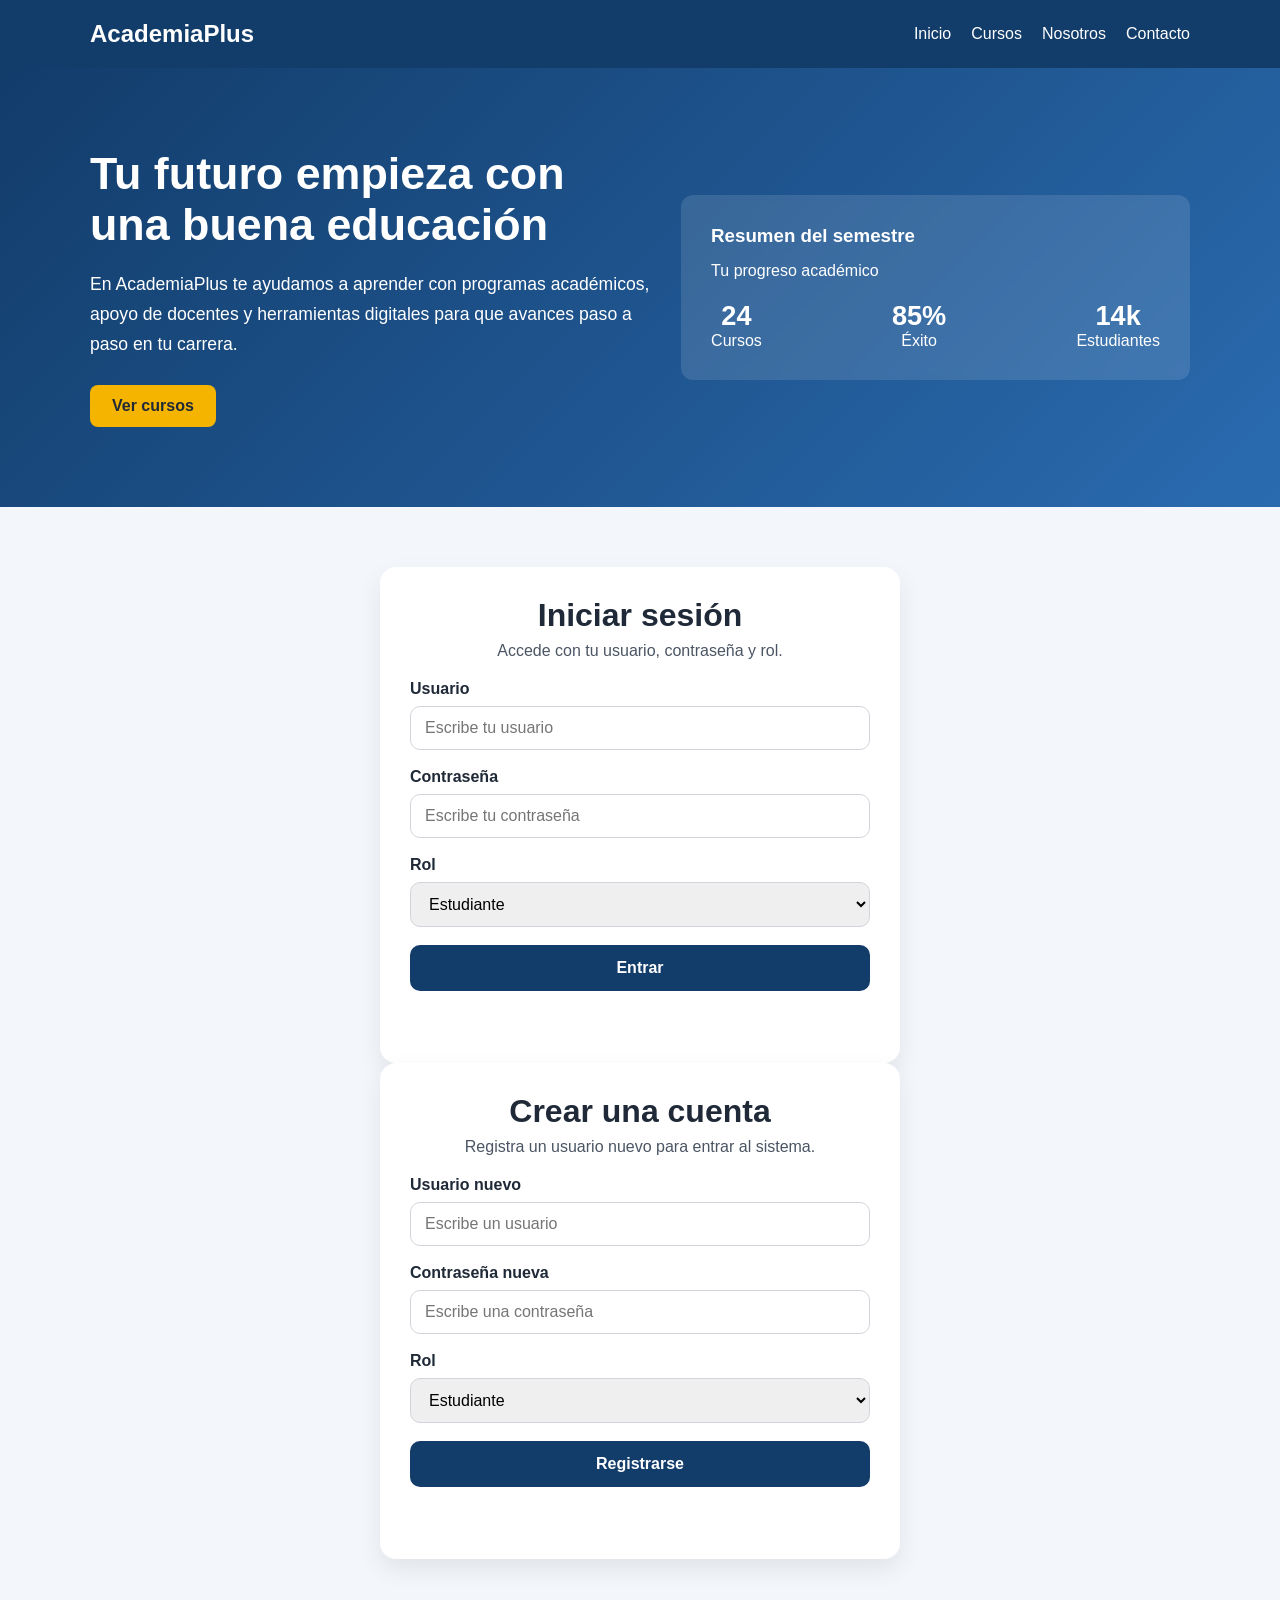
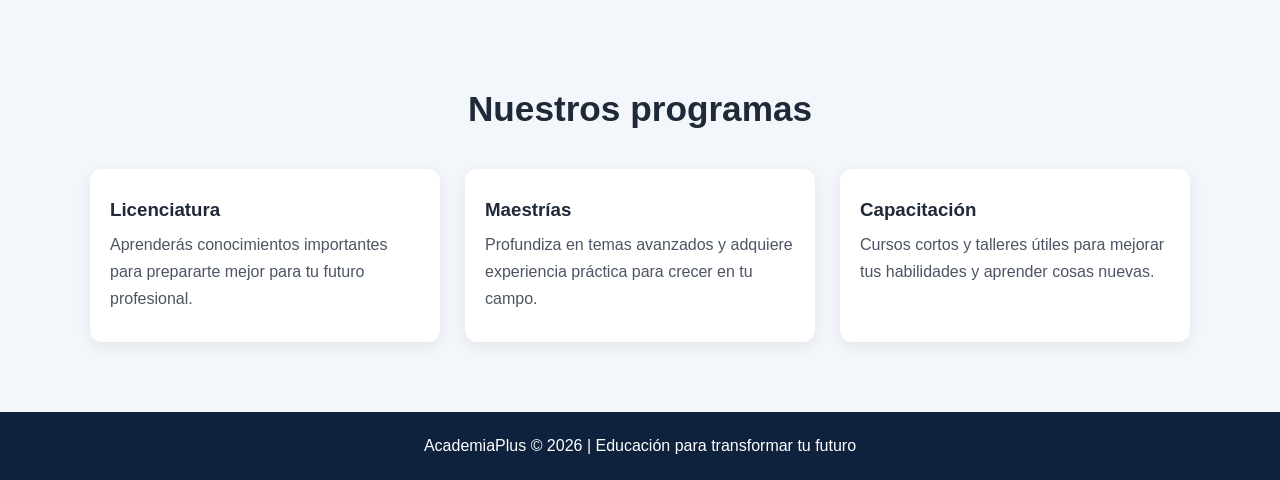
<file: index.html>
<!DOCTYPE html>
<html lang="es">
  <head>
    <meta charset="UTF-8" />
    <meta name="viewport" content="width=device-width, initial-scale=1.0" />
    <title>Universidad Académica</title>
    <link rel="stylesheet" href="styles.css" />
  </head>
  <body>
    <header class="encabezado">
      <div class="contenedor barra-navegacion">
        <div class="logo">AcademiaPlus</div>
        <nav class="menu-navegacion">
          <a href="#inicio">Inicio</a>
          <a href="#cursos">Cursos</a>
          <a href="#nosotros">Nosotros</a>
          <a href="#contacto">Contacto</a>
        </nav>
      </div>
    </header>

    <section class="portada" id="inicio">
      <div class="contenedor contenido-portada">
        <div class="texto-portada">
          <h1>Tu futuro empieza con una buena educación</h1>
          <p>
            En AcademiaPlus te ayudamos a aprender con programas académicos, apoyo de
            docentes y herramientas digitales para que avances paso a paso en tu carrera.
          </p>
          <a href="#cursos" class="boton-principal">Ver cursos</a>
        </div>

        <div class="tarjeta-resumen">
          <h3>Resumen del semestre</h3>
          <p>Tu progreso académico</p>
          <div class="estadisticas">
            <div class="dato-estadistico">
              <strong>24</strong>
              <span>Cursos</span>
            </div>
            <div class="dato-estadistico">
              <strong>85%</strong>
              <span>Éxito</span>
            </div>
            <div class="dato-estadistico">
              <strong>14k</strong>
              <span>Estudiantes</span>
            </div>
          </div>
        </div>
      </div>
    </section>

    <section class="seccion-login" id="login">
      <div class="contenedor bloque-login">
        <div class="titulo-login">
          <h2>Iniciar sesión</h2>
          <p>Accede con tu usuario, contraseña y rol.</p>
        </div>

        <form id="formLogin" class="formulario-login">
          <label>
            Usuario
            <input type="text" id="usuario" placeholder="Escribe tu usuario" required />
          </label>

          <label>
            Contraseña
            <input type="password" id="contrasena" placeholder="Escribe tu contraseña" required />
          </label>

          <label>
            Rol
            <select id="rol" required>
              <option value="Estudiante">Estudiante</option>
              <option value="Profesor">Profesor</option>
            </select>
          </label>

          <button type="submit" class="boton-login">Entrar</button>
        </form>

        <p id="mensajeLogin" class="mensaje-login"></p>
      </div>

      <div class="contenedor bloque-login">
        <div class="titulo-login">
          <h2>Crear una cuenta</h2>
          <p>Registra un usuario nuevo para entrar al sistema.</p>
        </div>

        <form id="formRegistro" class="formulario-login">
          <label>
            Usuario nuevo
            <input type="text" id="nuevoUsuario" placeholder="Escribe un usuario" required />
          </label>

          <label>
            Contraseña nueva
            <input type="password" id="nuevaContrasena" placeholder="Escribe una contraseña" required />
          </label>

          <label>
            Rol
            <select id="nuevoRol" required>
              <option value="Estudiante">Estudiante</option>
              <option value="Profesor">Profesor</option>
            </select>
          </label>

          <button type="submit" class="boton-login">Registrarse</button>
        </form>

        <p id="mensajeRegistro" class="mensaje-login"></p>
      </div>
    </section>

    <section class="seccion-programas" id="cursos">
      <div class="contenedor">
        <h2 class="titulo-seccion">Nuestros programas</h2>
        <div class="grilla-programas">
          <div class="programa">
            <h3>Licenciatura</h3>
            <p>
              Aprenderás conocimientos importantes para prepararte mejor para tu futuro profesional.
            </p>
          </div>
          <div class="programa">
            <h3>Maestrías</h3>
            <p>
              Profundiza en temas avanzados y adquiere experiencia práctica para crecer en tu campo.
            </p>
          </div>
          <div class="programa">
            <h3>Capacitación</h3>
            <p>
              Cursos cortos y talleres útiles para mejorar tus habilidades y aprender cosas nuevas.
            </p>
          </div>
        </div>
      </div>
    </section>

    <footer id="contacto" class="pie-pagina">
      <div class="contenedor">
        <p>AcademiaPlus © 2026 | Educación para transformar tu futuro</p>
      </div>
    </footer>

    <script src="script.js"></script>
  </body>
</html>
</file>
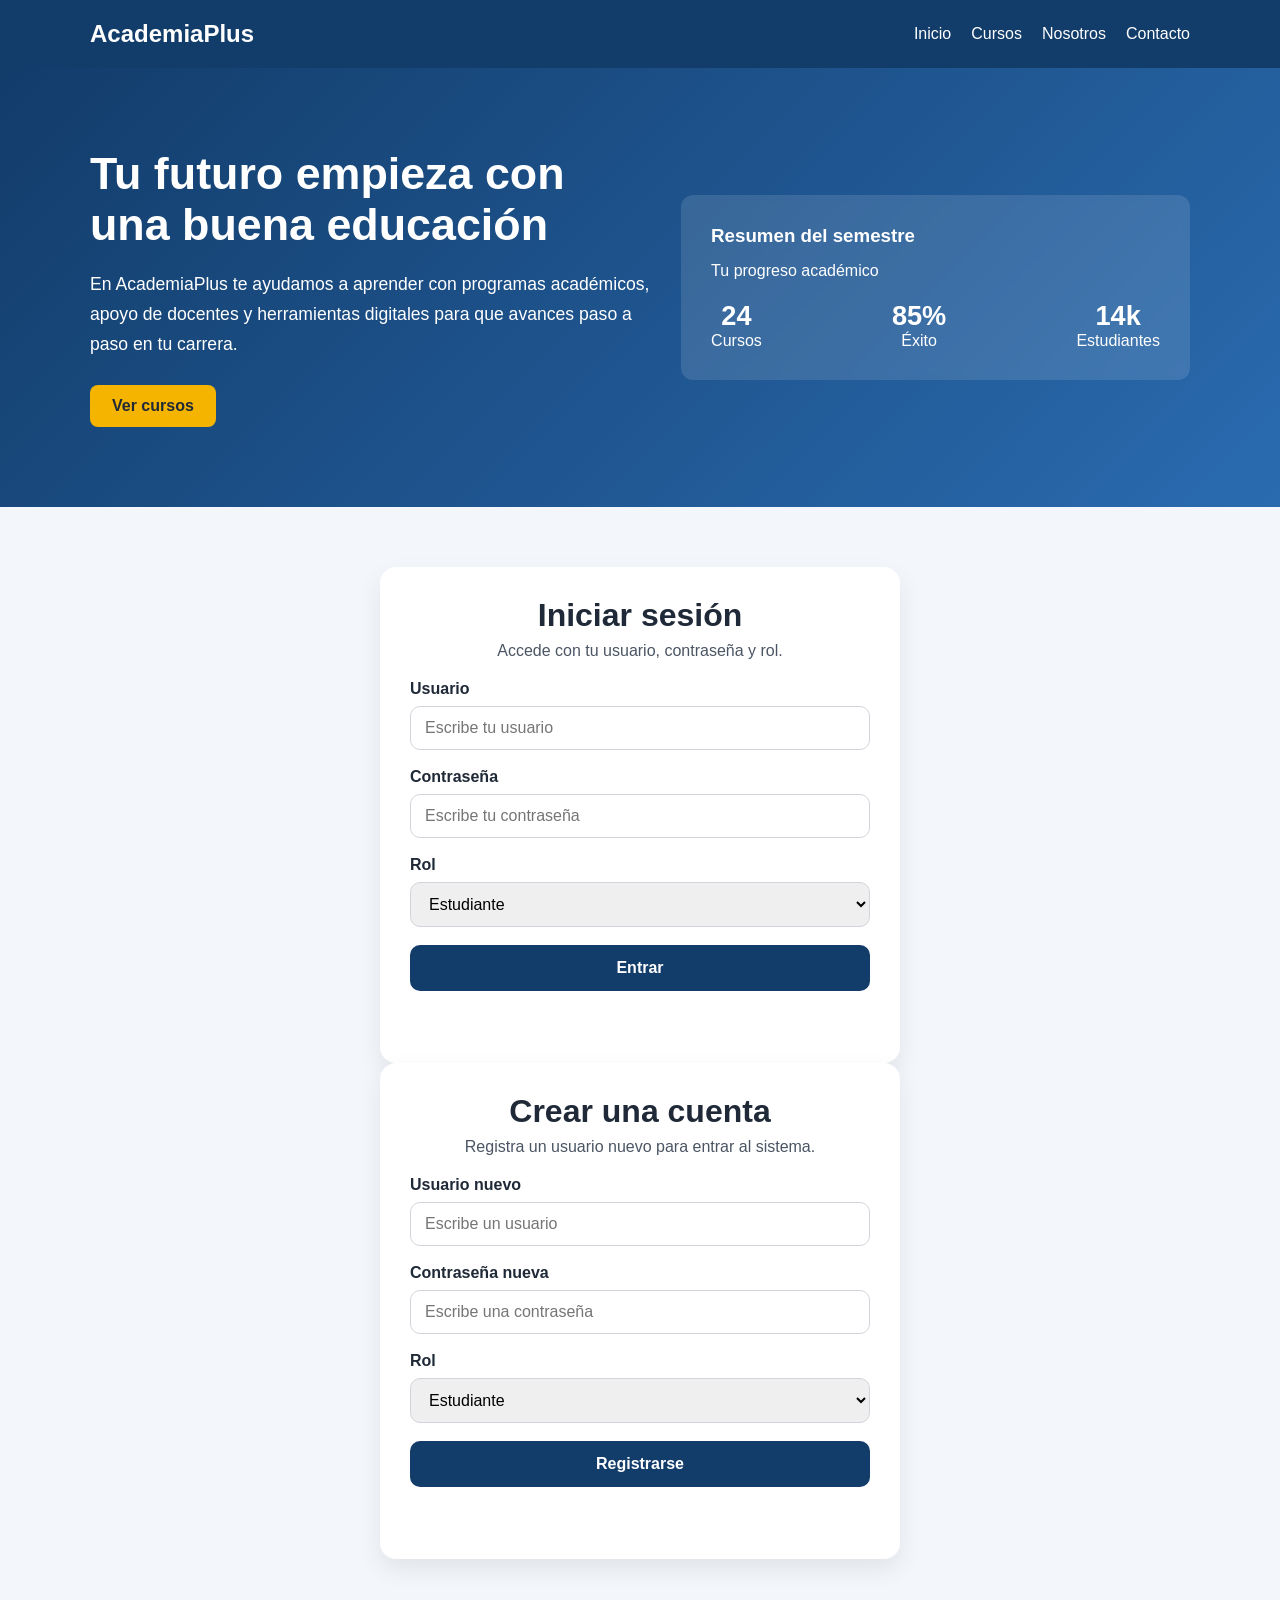
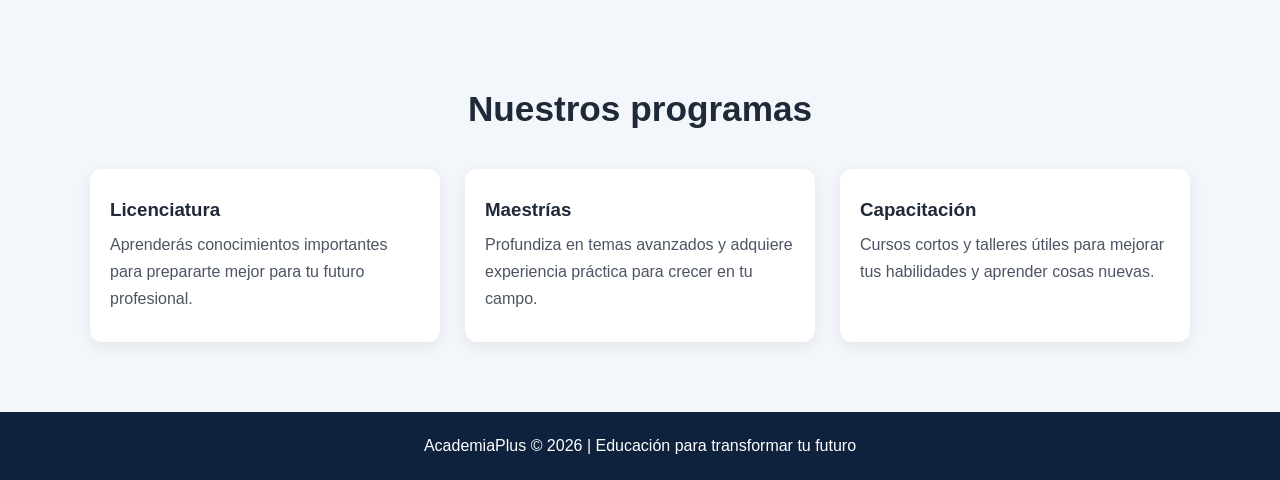
<file: notas.html>
<!DOCTYPE html>
<html lang="es">
  <head>
    <meta charset="UTF-8" />
    <meta name="viewport" content="width=device-width, initial-scale=1.0" />
    <title>Calificaciones académicas</title>
    <link rel="stylesheet" href="styles.css" />
  </head>
  <body>
    <header class="encabezado">
      <div class="contenedor barra-navegacion">
        <div class="logo">AcademiaPlus</div>
        <button id="botonCerrarSesion" class="boton-secundario">Cerrar sesión</button>
      </div>
    </header>

    <main class="seccion-notas">
      <div class="contenedor">
        <h1>Calificaciones académicas</h1>
        <p id="informacionUsuario"></p>

        <section id="seccionProfesor" class="bloque-notas oculto">
          <h2>Agregar una calificación</h2>
          <form id="formularioNota" class="formulario-nota">
            <label>
              Materia
              <input type="text" id="materiaNota" required />
            </label>
            <label>
              Calificación
              <input type="number" id="calificacionNota" min="0" max="10" step="0.1" required />
            </label>
            <button type="submit" class="boton-login">Guardar calificación</button>
          </form>
        </section>

        <section class="bloque-notas">
          <h2>Lista de calificaciones</h2>
          <div id="listaNotas"></div>
        </section>
      </div>
    </main>

    <script src="notas.js"></script>
  </body>
</html>
</file>
<file: styles.css>
* {
  box-sizing: border-box;
  margin: 0;
  padding: 0;
}

body {
  font-family: Arial, sans-serif;
  background: #f3f6fb;
  color: #1f2937;
}

.contenedor {
  width: 90%;
  max-width: 1100px;
  margin: 0 auto;
}

.encabezado {
  background: #123c6a;
  color: white;
  padding: 20px 0;
}

.barra-navegacion {
  display: flex;
  justify-content: space-between;
  align-items: center;
}

.logo {
  font-size: 1.5rem;
  font-weight: bold;
}

.menu-navegacion {
  display: flex;
  gap: 20px;
}

.menu-navegacion a {
  color: white;
  text-decoration: none;
}

.portada {
  background: linear-gradient(135deg, #123c6a, #2a6bb0);
  color: white;
  padding: 80px 0;
}

.contenido-portada {
  display: flex;
  justify-content: space-between;
  align-items: center;
  gap: 30px;
}

.texto-portada {
  flex: 1;
}

.texto-portada h1 {
  font-size: 2.8rem;
  margin-bottom: 20px;
}

.texto-portada p {
  font-size: 1.1rem;
  line-height: 1.7;
  margin-bottom: 25px;
}

.boton-principal {
  display: inline-block;
  background: #f4b400;
  color: #1f2937;
  padding: 12px 22px;
  border-radius: 8px;
  text-decoration: none;
  font-weight: bold;
}

.tarjeta-resumen {
  background: rgba(255, 255, 255, 0.12);
  padding: 30px;
  border-radius: 12px;
  flex: 0.8;
  backdrop-filter: blur(3px);
}

.tarjeta-resumen h3 {
  margin-bottom: 15px;
}

.estadisticas {
  display: flex;
  justify-content: space-between;
  margin-top: 20px;
}

.dato-estadistico {
  text-align: center;
}

.dato-estadistico strong {
  display: block;
  font-size: 1.7rem;
}

.seccion-programas {
  padding: 70px 0;
}

.titulo-seccion {
  text-align: center;
  margin-bottom: 40px;
  font-size: 2.2rem;
}

.grilla-programas {
  display: grid;
  grid-template-columns: repeat(3, 1fr);
  gap: 25px;
}

.programa {
  background: white;
  padding: 30px 20px;
  border-radius: 12px;
  box-shadow: 0 4px 15px rgba(0, 0, 0, 0.08);
}

.programa h3 {
  margin-bottom: 10px;
}

.programa p {
  color: #4b5563;
  line-height: 1.7;
}

.pie-pagina {
  background: #0f223d;
  color: white;
  text-align: center;
  padding: 25px 0;
}

.seccion-login {
  padding: 60px 0;
}

.bloque-login {
  background: #ffffff;
  border-radius: 16px;
  box-shadow: 0 10px 25px rgba(0, 0, 0, 0.08);
  padding: 30px;
  max-width: 520px;
  margin: 0 auto;
}

.titulo-login {
  margin-bottom: 20px;
  text-align: center;
}

.titulo-login h2 {
  font-size: 2rem;
  margin-bottom: 8px;
}

.titulo-login p {
  color: #4b5563;
}

.formulario-login {
  display: flex;
  flex-direction: column;
  gap: 18px;
}

.formulario-login label {
  display: flex;
  flex-direction: column;
  gap: 8px;
  font-weight: bold;
  color: #1f2937;
}

.formulario-login input,
.formulario-login select {
  padding: 12px 14px;
  border: 1px solid #d1d5db;
  border-radius: 10px;
  font-size: 1rem;
}

.boton-login {
  background: #123c6a;
  color: white;
  border: none;
  border-radius: 10px;
  padding: 14px 20px;
  font-size: 1rem;
  font-weight: bold;
  cursor: pointer;
}

.boton-login:hover {
  background: #0d2d52;
}

.boton-secundario,
.boton-borrar {
  border: none;
  border-radius: 8px;
  padding: 10px 16px;
  cursor: pointer;
  font-weight: bold;
}

.boton-secundario {
  background: #f4b400;
  color: #1f2937;
}

.seccion-notas {
  padding: 50px 0;
}

.seccion-notas h1 {
  margin-bottom: 10px;
}

.bloque-notas {
  background: white;
  padding: 25px;
  margin-top: 25px;
  border-radius: 12px;
  box-shadow: 0 4px 15px rgba(0, 0, 0, 0.08);
}

.bloque-notas h2 {
  margin-bottom: 20px;
}

.formulario-nota {
  display: flex;
  flex-direction: column;
  gap: 15px;
}

.formulario-nota label {
  display: flex;
  flex-direction: column;
  gap: 8px;
  font-weight: bold;
}

.formulario-nota input,
.formulario-nota textarea {
  padding: 12px;
  border: 1px solid #d1d5db;
  border-radius: 8px;
  font-family: inherit;
  font-size: 1rem;
}

.nota {
  border-left: 5px solid #123c6a;
  background: #f3f6fb;
  padding: 18px;
  margin-top: 15px;
}

.nota h3 {
  margin-bottom: 8px;
}

.nota p {
  line-height: 1.6;
  margin-bottom: 12px;
}

.boton-borrar {
  background: #c62828;
  color: white;
}

.boton-editar {
  background: #f4b400;
  color: #1f2937;
  border: none;
  border-radius: 8px;
  padding: 10px 16px;
  margin-right: 8px;
  cursor: pointer;
  font-weight: bold;
}

.oculto {
  display: none;
}

.mensaje-login {
  margin-top: 18px;
  text-align: center;
  font-weight: bold;
  min-height: 24px;
}

@media (max-width: 768px) {
  .contenido-portada,
  .grilla-programas {
    grid-template-columns: 1fr;
    display: grid;
  }

  .barra-navegacion {
    flex-direction: column;
    gap: 15px;
  }

  .menu-navegacion {
    flex-wrap: wrap;
    justify-content: center;
  }

  .texto-portada h1 {
    font-size: 2.2rem;
  }
}
</file>
